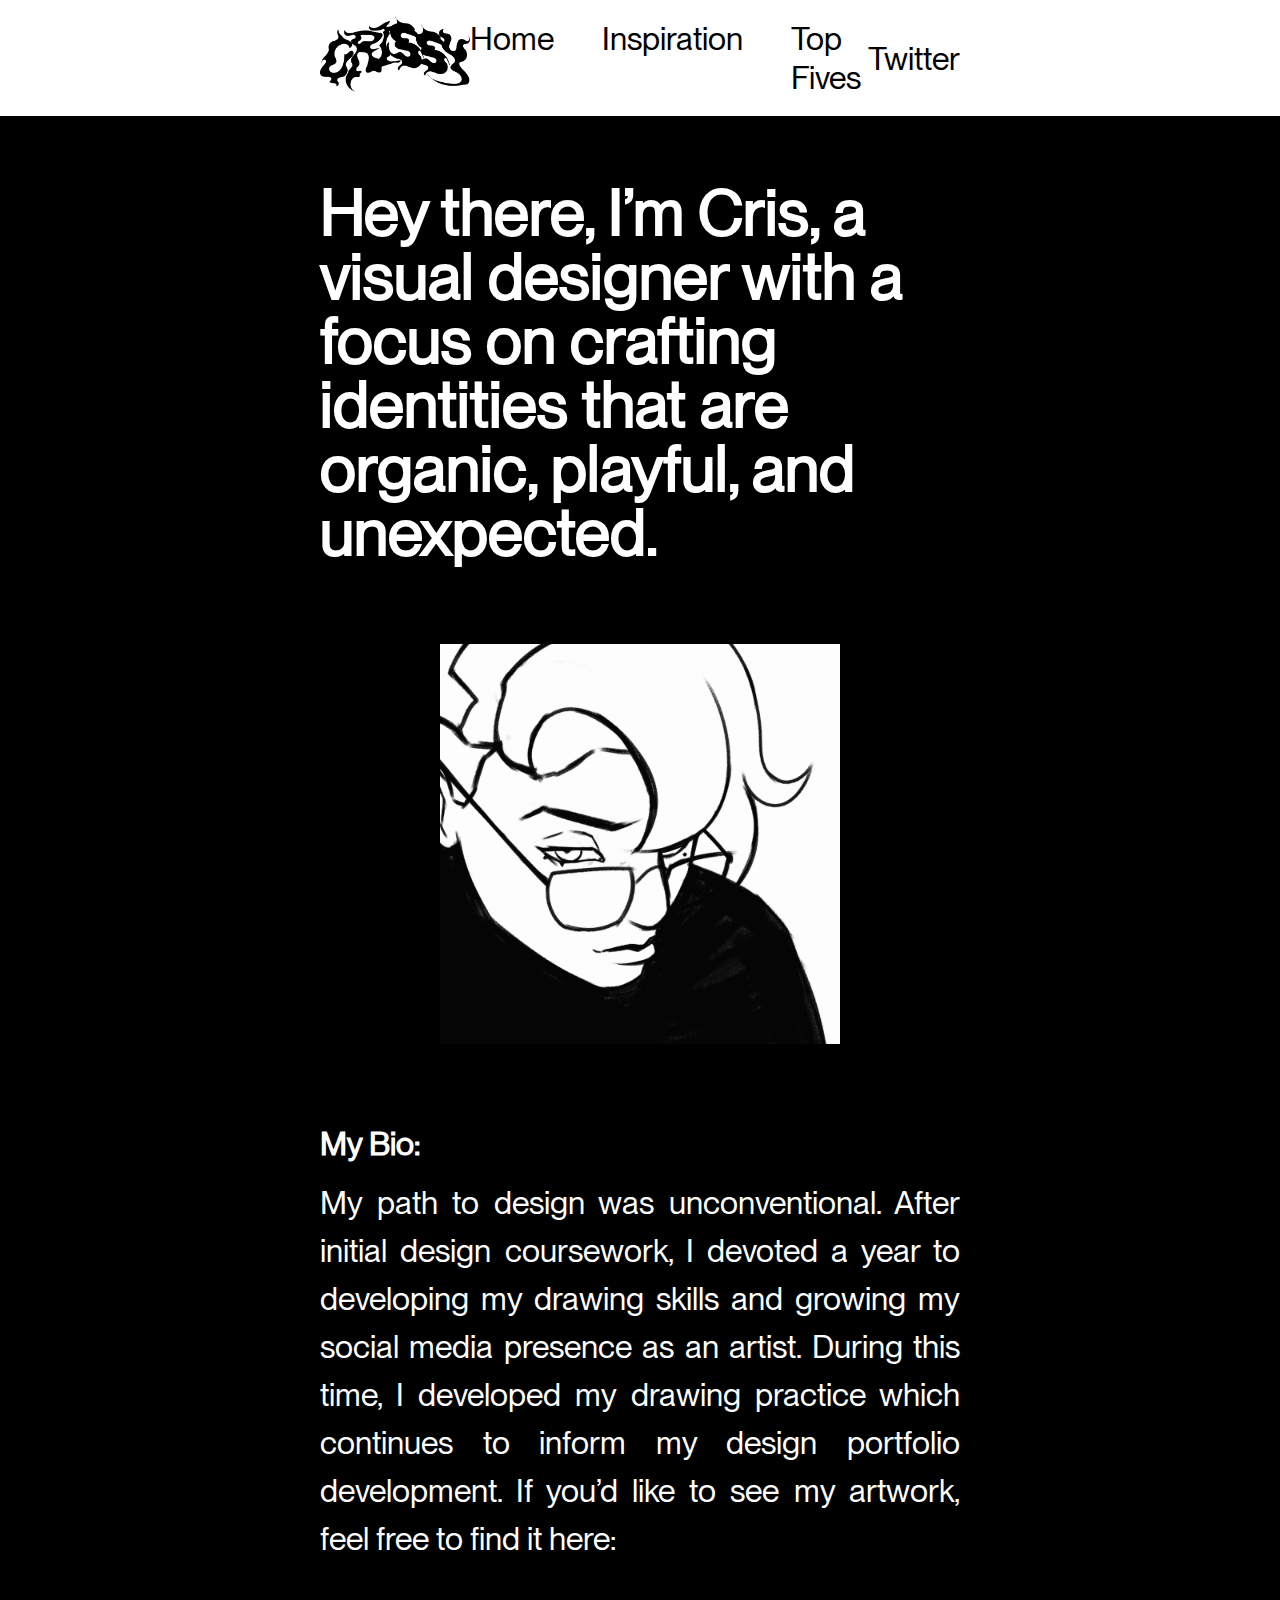
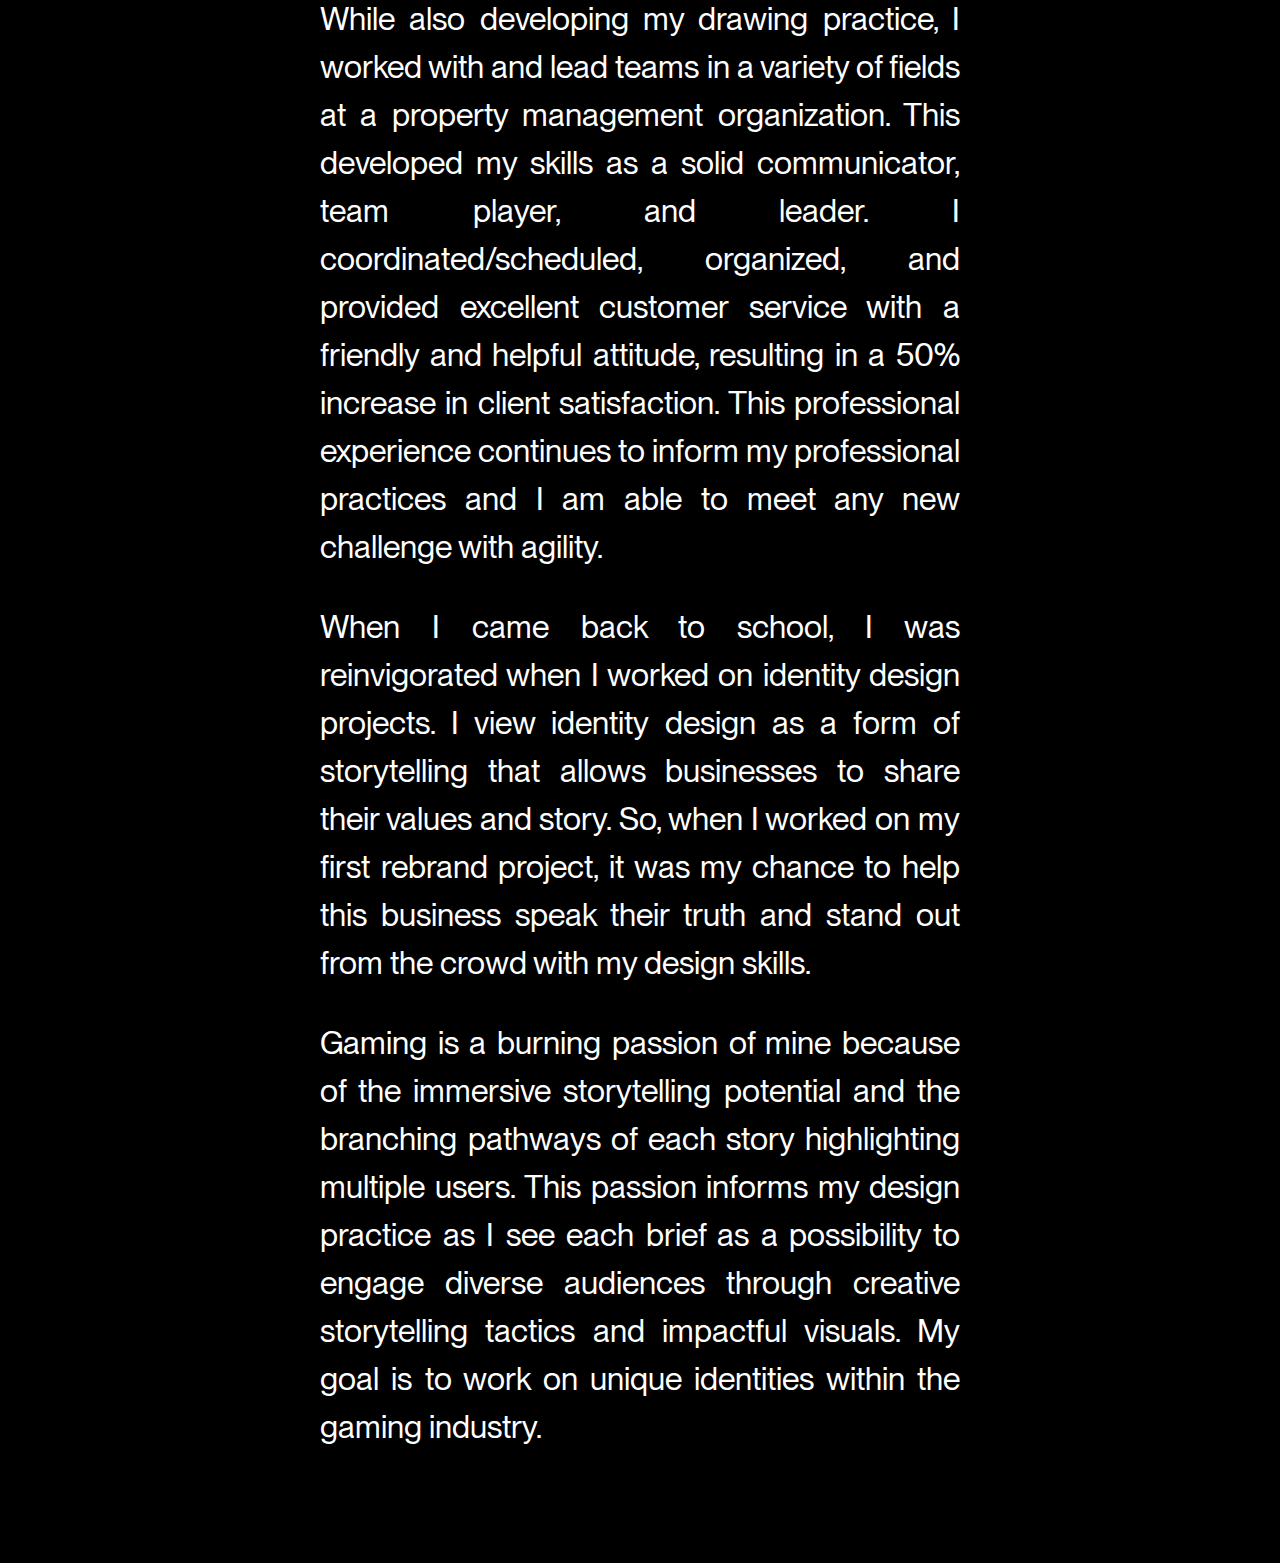
<file: index.html>
<!DOCTYPE html>
<html lang="en">
  <head>
    <meta charset="UTF-8" />
    <meta name="viewport" content="width=device-width, initial-scale=1.0" />
    <link rel="stylesheet" href="css/style.css" />
    <title>Cristian Vasquez</title>
  </head>
  <body>
    <!-- Navbar -->
    <nav>
      <div class="nav-wrapper">
        <div class="logo">
          <a href="/index.html">
            <img
              src="img/cris-logo.png"
              alt="The name 'Crissy' shown in a black metal style font."
            />
          </a>
        </div>
        <div class="links-wrapper">
          <a href="index.html">Home</a>
          <a href="inspiration/inspiration.html">Inspiration</a>
          <a href="topFive/topFive.html">Top Fives</a>
        </div>
        <div>
          <a href="https://x.com/CrissyDraws">Twitter</a>
        </div>
      </div>
    </nav>

    <!-- Main Header -->
    <section>
      <h1>
        Hey there, I’m Cris, a visual designer with a focus on crafting
        identities that are organic, playful, and unexpected.
      </h1>

      <img src="img/self-portrait.gif" alt="" />
    </section>

    <!-- Bio -->
    <section>
      <h2>My Bio:</h2>
      <p>
        My path to design was unconventional. After initial design coursework, I
        devoted a year to developing my drawing skills and growing my social
        media presence as an artist. During this time, I developed my drawing
        practice which continues to inform my design portfolio development. If
        you’d like to see my artwork, feel free to find it
        <a href="https://twitter.com/CrisspyArt">here:</a>
      </p>

      <p>
        While also developing my drawing practice, I worked with and lead teams
        in a variety of fields at a property management organization. This
        developed my skills as a solid communicator, team player, and leader. I
        coordinated/scheduled, organized, and provided excellent customer
        service with a friendly and helpful attitude, resulting in a 50%
        increase in client satisfaction. This professional experience continues
        to inform my professional practices and I am able to meet any new
        challenge with agility.
      </p>

      <p>
        When I came back to school, I was reinvigorated when I worked on
        identity design projects. I view identity design as a form of
        storytelling that allows businesses to share their values and story. So,
        when I worked on my first rebrand project, it was my chance to help this
        business speak their truth and stand out from the crowd with my design
        skills.
      </p>

      <p>
        Gaming is a burning passion of mine because of the immersive
        storytelling potential and the branching pathways of each story
        highlighting multiple users. This passion informs my design practice as
        I see each brief as a possibility to engage diverse audiences through
        creative storytelling tactics and impactful visuals. My goal is to work
        on unique identities within the gaming industry.
      </p>
    </section>
  </body>
</html>
</file>
<file: css/style.css>
/* Idea for color palette: white on black bg. Think gothic & metal themes. Can red be a highlight color? */

* {
  margin: 0;
  padding: 0;
}

a {
  color: white;
  text-decoration: none;
}

@font-face {
  font-family: "Neue Montreal";
  src: url(../fonts/PPNeueMontreal-Regular.woff2);
}
body {
  color: white;
  background-color: black;
  font-family: "Neue Montreal";
}

/* Navbar Styling */
nav {
  position: sticky;
  top: 0;
  font-size: 24pt;
  background-color: white;

  margin-bottom: 4rem;
  padding: 1rem 0;
}

.nav-wrapper {
  margin: 0 20rem 0 20rem;
  align-content: center;
  align-items: center;
  display: flex;
  justify-content: space-between;
}

.links-wrapper {
  display: flex;
  gap: 3rem;
  justify-content: space-evenly;
}

.logo img {
  max-width: 150px;
}
nav div a {
  color: black;
}

/* Main Body Styling */
section {
  display: flex;
  flex-direction: column;
  margin: 0 20rem;
  margin-bottom: 5rem;
}

section img {
  align-self: center;
  max-width: 400px;
}

section h1 {
  font-size: 48pt;
  line-height: 48pt;
  margin-bottom: 5rem;
}

section h2 {
  font-size: 24pt;
  margin-bottom: 1rem;
}

section p {
  font-size: 24pt;
  line-height: 36pt;
  margin-bottom: 2rem;
  text-align: justify;
}

/* Inspiration Page Styling */

article {
  margin-bottom: 8rem;
}

article h2 {
  font-size: 32pt;
  margin-bottom: 2rem;
}

article img {
  max-width: 300px;
  margin-right: 2.5rem;
  margin-bottom: 2rem;
}

/* Top 5 Page Styling */

li {
  font-size: 24pt;
  margin-bottom: 2rem;
}

ol article img {
  margin-bottom: 2rem;
}

ul img {
  margin-bottom: 2rem;
}

ul p {
  font-size: 18pt;
}

dt {
  font-size: 24pt;
  margin-bottom: 2rem;
}
dl img {
  margin-bottom: 2rem;
}
dd {
  font-size: 18pt;
  margin-bottom: 8rem;
}
</file>
